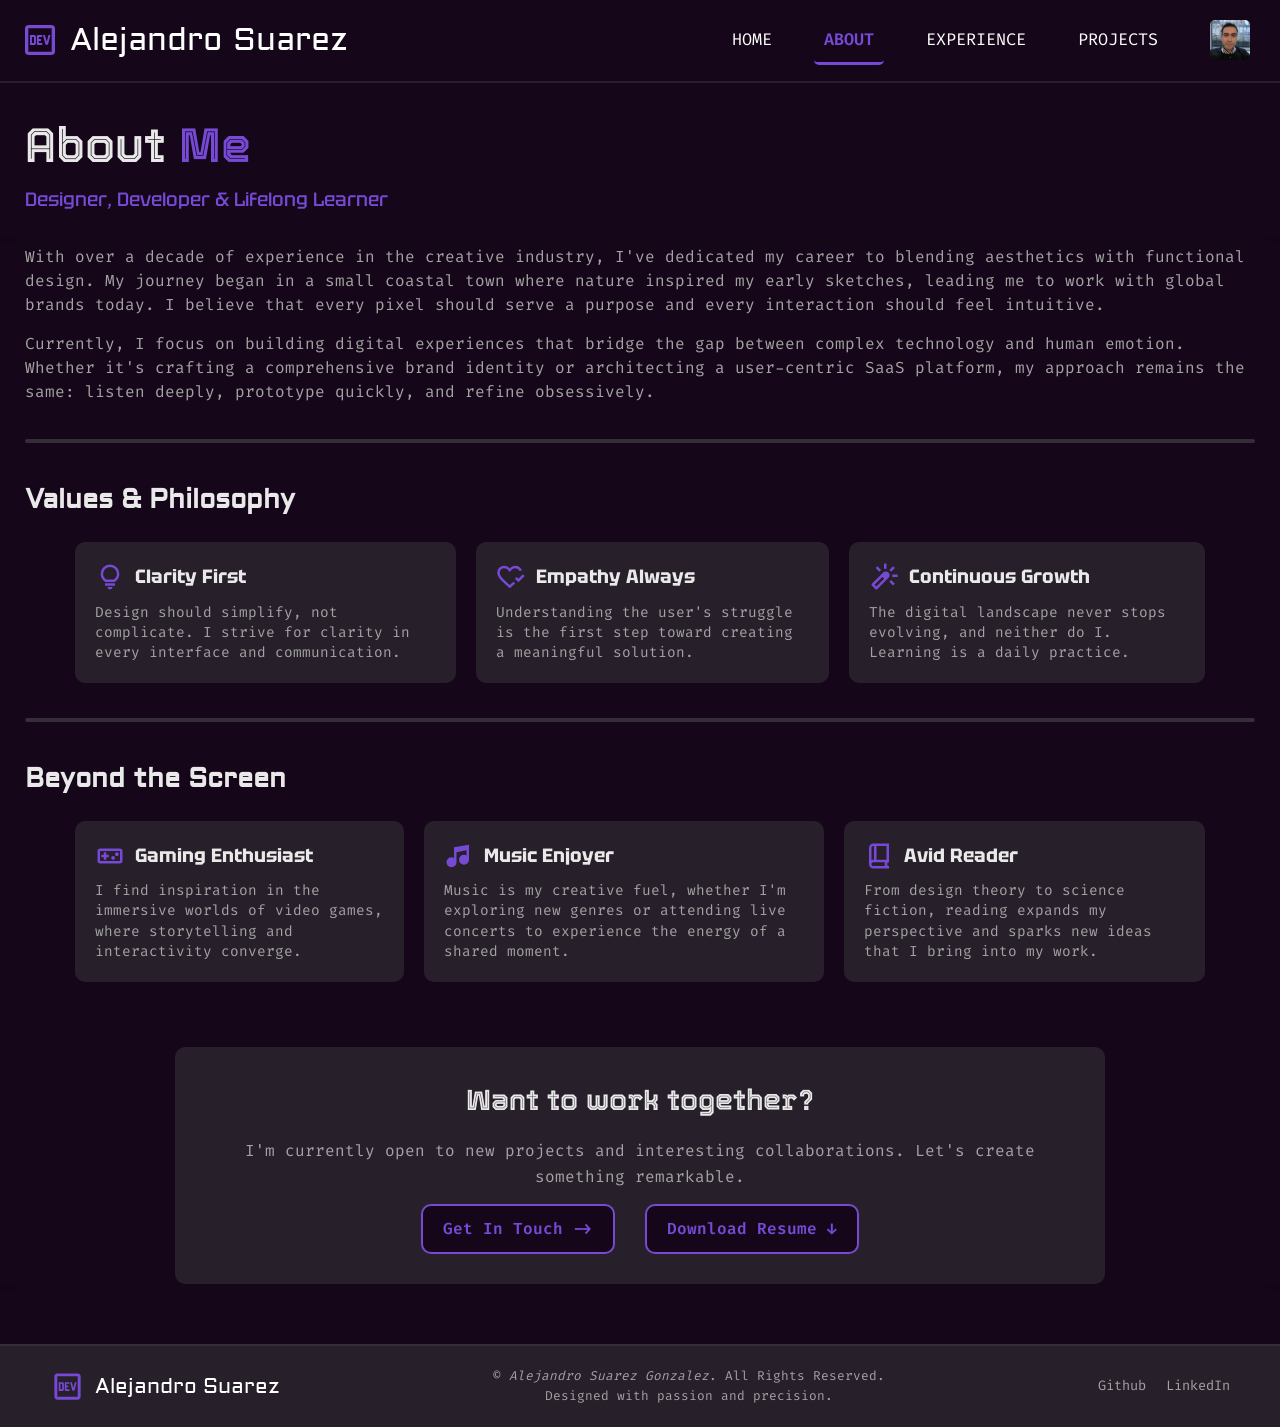
<file: src/pages/about.html>
<!doctype html>
<html lang="en">
  <head>
    <meta charset="UTF-8" />
    <meta name="viewport" content="width=device-width, initial-scale=1.0" />
    <title>About Me</title>
    <link rel="stylesheet" href="../css/index.css" />
    <link rel="stylesheet" href="../css/components/navbar.css" />
    <link rel="stylesheet" href="../css/components/footer.css" />
    <link rel="stylesheet" href="../css/pages/about.css" />
    <link rel="icon" href="../images/icons/user-icon.svg" type="image/svg" />
  </head>
  <body>
    <nav class="navbar">
      <div class="icon">
        <img src="../images/icons/logo_dev.svg" alt="Icon" />
        <h3>Alejandro Suarez</h3>
      </div>
      <div class="buttons">
        <a href="../index.html">HOME</a>
        <a href="#" class="active">ABOUT</a>
        <a href="experience.html">EXPERIENCE</a>
        <a href="projects.html">PROJECTS</a>
        <a
          class="profile-icon"
          href="https://www.linkedin.com/in/alejandrosuarezgonzalez/"
          target="_blank"
          ><img src="../images/portraits/me.jpg" alt="Icon"
        /></a>
      </div>
      <img class="menu-hamburger" src="../images/icons/menu.svg" alt="" />
    </nav>
    <header>
      <h1>About <span>Me</span></h1>
      <p>Designer, Developer & Lifelong Learner</p>
    </header>
    <main>
      <p class="about-p">
        With over a decade of experience in the creative industry, I've
        dedicated my career to blending aesthetics with functional design. My
        journey began in a small coastal town where nature inspired my early
        sketches, leading me to work with global brands today. I believe that
        every pixel should serve a purpose and every interaction should feel
        intuitive.
      </p>
      <p class="about-p">
        Currently, I focus on building digital experiences that bridge the gap
        between complex technology and human emotion. Whether it's crafting a
        comprehensive brand identity or architecting a user-centric SaaS
        platform, my approach remains the same: listen deeply, prototype
        quickly, and refine obsessively.
      </p>
      <hr />
      <section class="values">
        <h2>Values & Philosophy</h2>
        <div class="values-container">
          <div class="value-item">
            <h3>
              <img src="../images/icons/bulb-icon.svg" alt="Lightbulb Icon" />
              Clarity First
            </h3>
            <p>
              Design should simplify, not complicate. I strive for clarity in
              every interface and communication.
            </p>
          </div>
          <div class="value-item">
            <h3>
              <img src="../images/icons/heart-icon.svg" alt="Heart Icon" />
              Empathy Always
            </h3>
            <p>
              Understanding the user's struggle is the first step toward
              creating a meaningful solution.
            </p>
          </div>
          <div class="value-item">
            <h3>
              <img src="../images/icons/wand-icon.svg" alt="Magic Wand Icon" />
              Continuous Growth
            </h3>
            <p>
              The digital landscape never stops evolving, and neither do I.
              Learning is a daily practice.
            </p>
          </div>
        </div>
      </section>
      <hr />
      <section class="hobbies">
        <h2>Beyond the Screen</h2>
        <!--? For next iterations <div class="images"></div> -->
        <div class="hobbies-container">
          <div class="hobbie">
            <h3>
              <img
                src="../images/icons/videogame-icon.svg"
                alt="Videogame icon"
              />Gaming Enthusiast
            </h3>
            <p>
              I find inspiration in the immersive worlds of video games, where
              storytelling and interactivity converge.
            </p>
          </div>
          <div class="hobbie">
            <h3>
              <img src="../images/icons/music-icon.svg" alt="Music icon" />Music
              Enjoyer
            </h3>
            <p>
              Music is my creative fuel, whether I'm exploring new genres or
              attending live concerts to experience the energy of a shared
              moment.
            </p>
          </div>
          <div class="hobbie">
            <h3>
              <img src="../images/icons/book-icon.svg" alt="Book icon" />Avid
              Reader
            </h3>
            <p>
              From design theory to science fiction, reading expands my
              perspective and sparks new ideas that I bring into my work.
            </p>
          </div>
        </div>
      </section>
      <section class="get-in-touch">
        <h2>Want to work together?</h2>
        <p>
          I'm currently open to new projects and interesting collaborations.
          Let's create something remarkable.
        </p>
        <div class="get-in-touch-buttons">
          <a cla href="https://www.linkedin.com/in/alejandrosuarezgonzalez/"
            >Get In Touch -></a
          >
          <a href="../assets/Alejandro_Suarez.pdf" target="_blank">Download Resume ↓</a>
        </div>
      </section>
    </main>
    <footer>
      <div class="icon">
        <img src="../images/icons/logo_dev.svg" alt="Icon" />
        <h3>Alejandro Suarez</h3>
      </div>
      <p class="copyright">
        &copy; <em>Alejandro Suarez Gonzalez</em>. All Rights Reserved. <br />
        Designed with passion and precision.
      </p>
      <div class="footer-links">
        <a href="https://github.com/ASuarez18">Github</a>
        <a href="https://www.linkedin.com/in/alejandrosuarezgonzalez/"
          >LinkedIn</a
        >
      </div>
    </footer>
  </body>
</html>
</file>
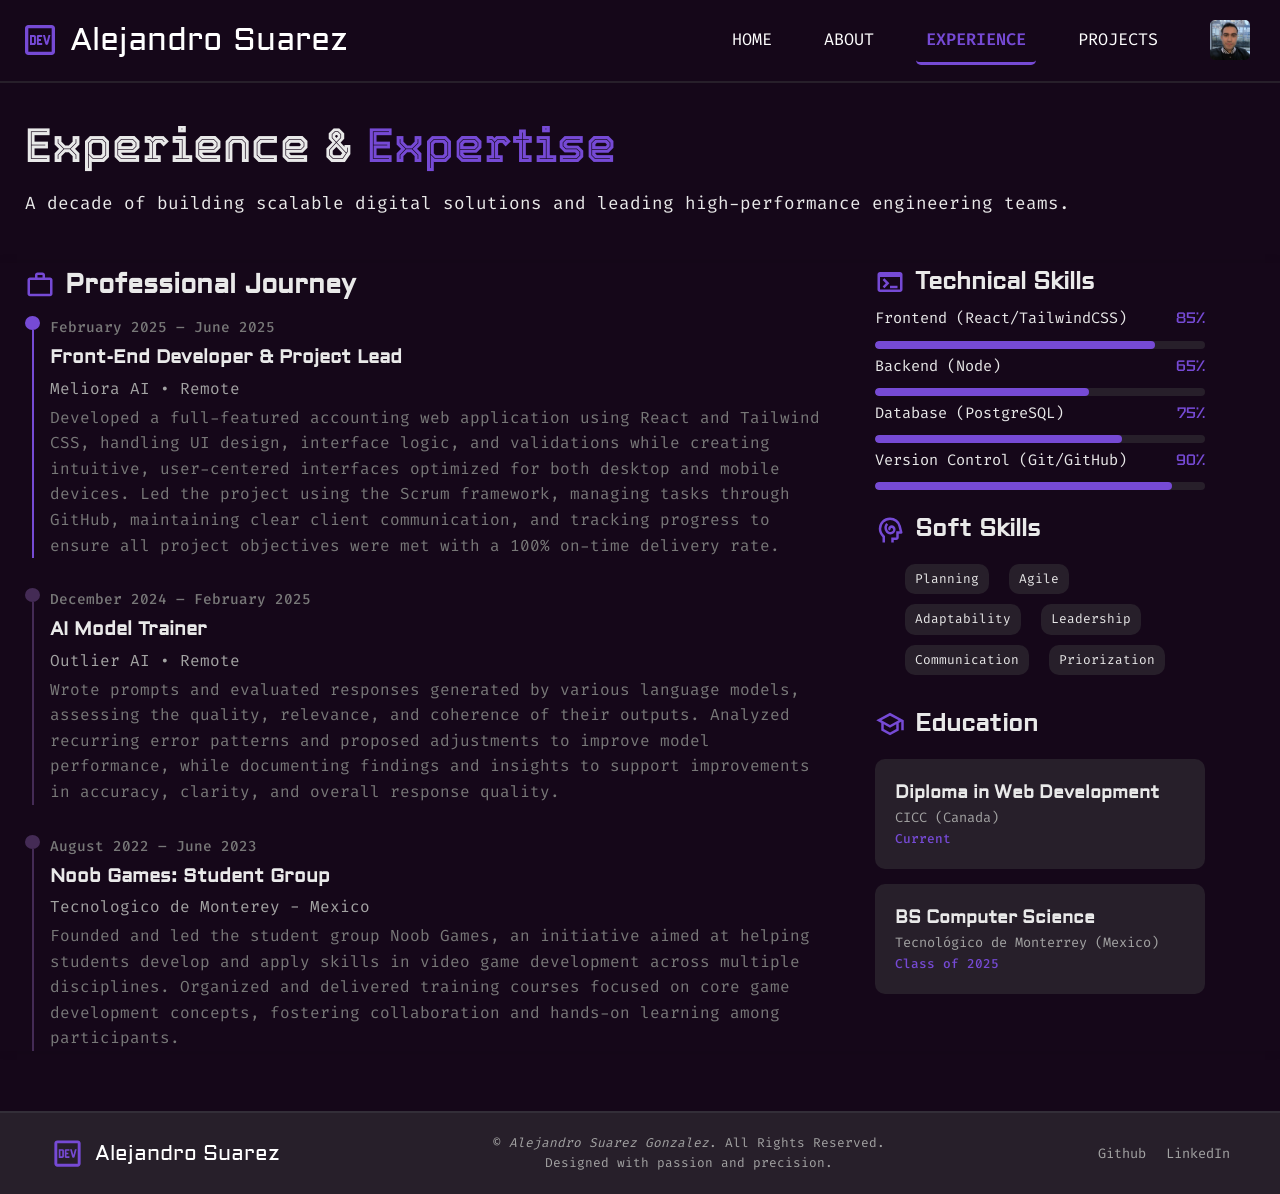
<file: src/pages/experience.html>
<!doctype html>
<html lang="en">
  <head>
    <meta charset="UTF-8" />
    <meta name="viewport" content="width=device-width, initial-scale=1.0" />
    <link rel="stylesheet" href="../css/index.css" />
    <link rel="stylesheet" href="../css/components/navbar.css" />
    <link rel="stylesheet" href="../css/components/footer.css" />
    <link rel="stylesheet" href="../css/pages/experience.css" />
    <link
      rel="icon"
      href="../images/icons/suitcase-icon.svg"
      type="image/svg+xml"
    />
    <title>Experience & Skills</title>
  </head>
  <body>
    <nav class="navbar">
      <div class="icon">
        <img src="../images/icons/logo_dev.svg" alt="Icon" />
        <h3>Alejandro Suarez</h3>
      </div>
      <div class="buttons">
        <a href="../index.html">HOME</a>
        <a href="about.html">ABOUT</a>
        <a href="#" class="active">EXPERIENCE</a>
        <a href="projects.html">PROJECTS</a>
        <a
          class="profile-icon"
          href="https://www.linkedin.com/in/alejandrosuarezgonzalez/"
          target="_blank"
          ><img src="../images/portraits/me.jpg" alt="Icon"
        /></a>
      </div>
      <img class="menu-hamburger" src="../images/icons/menu.svg" alt="" />
    </nav>
    <header>
      <h1>Experience & <span>Expertise</span></h1>
      <p>
        A decade of building scalable digital solutions and leading
        high-performance engineering teams.
      </p>
    </header>
    <main>
      <div class="professional-journey">
        <h2>
          <img
            src="../images/icons/suitcase-icon.svg"
            alt="suitcase icon"
          />Professional Journey
        </h2>
        <div class="experience">
          <div class="experience-item">
            <div class="time-line">
              <div class="circle current"></div>
              <div class="line current"></div>
            </div>
            <div class="experience-data">
              <p class="dates">February 2025 – June 2025</p>
              <h3 class="job-position">Front-End Developer & Project Lead</h3>
              <h4 class="company">Meliora AI • Remote</h4>
              <p class="job-description">
                Developed a full-featured accounting web application using React
                and Tailwind CSS, handling UI design, interface logic, and
                validations while creating intuitive, user-centered interfaces
                optimized for both desktop and mobile devices. Led the project
                using the Scrum framework, managing tasks through GitHub,
                maintaining clear client communication, and tracking progress to
                ensure all project objectives were met with a 100% on-time
                delivery rate.
              </p>
            </div>
          </div>
          <div class="experience-item">
            <div class="time-line">
              <div class="circle"></div>
              <div class="line"></div>
            </div>
            <div class="experience-data">
              <p class="dates">December 2024 – February 2025</p>
              <h3 class="job-position">AI Model Trainer</h3>
              <h4 class="company">Outlier AI • Remote</h4>
              <p class="job-description">
                Wrote prompts and evaluated responses generated by various
                language models, assessing the quality, relevance, and coherence
                of their outputs. Analyzed recurring error patterns and proposed
                adjustments to improve model performance, while documenting
                findings and insights to support improvements in accuracy,
                clarity, and overall response quality.
              </p>
            </div>
          </div>
          <div class="experience-item">
            <div class="time-line">
              <div class="circle"></div>
              <div class="line"></div>
            </div>
            <div class="experience-data">
              <p class="dates">August 2022 – June 2023</p>
              <h3 class="job-position">Noob Games: Student Group</h3>
              <h4 class="company">Tecnologico de Monterey - Mexico</h4>
              <p class="job-description">
                Founded and led the student group Noob Games, an initiative
                aimed at helping students develop and apply skills in video game
                development across multiple disciplines. Organized and delivered
                training courses focused on core game development concepts,
                fostering collaboration and hands-on learning among
                participants.
              </p>
            </div>
          </div>
        </div>
      </div>
      <div class="skills-education">
        <div class="technical-skills">
          <h2 class="skills-headline">
            <img
              src="../images/icons/terminal-icon.svg"
              alt="Terminal icon"
            />Technical Skills
          </h2>
          <div class="tech-skill-item">
            <div class="tech-skill-data">
              <p>Frontend (React/TailwindCSS)</p>
              <p class="percentage">85%</p>
            </div>
            <div class="progress-bar">
              <div class="progress" style="width: 85%"></div>
            </div>
          </div>
          <div class="tech-skill-item">
            <div class="tech-skill-data">
              <p>Backend (Node)</p>
              <p class="percentage">65%</p>
            </div>
            <div class="progress-bar">
              <div class="progress" style="width: 65%"></div>
            </div>
          </div>
          <div class="tech-skill-item">
            <div class="tech-skill-data">
              <p>Database (PostgreSQL)</p>
              <p class="percentage">75%</p>
            </div>
            <div class="progress-bar">
              <div class="progress" style="width: 75%"></div>
            </div>
          </div>
          <div class="tech-skill-item">
            <div class="tech-skill-data">
              <p>Version Control (Git/GitHub)</p>
              <p class="percentage">90%</p>
            </div>
            <div class="progress-bar">
              <div class="progress" style="width: 90%"></div>
            </div>
          </div>
        </div>
        <div class="soft-skills">
          <h2 class="skills-headline">
            <img
              src="../images/icons/cognition-icon.svg"
              alt="Cognition icon"
            />Soft Skills
          </h2>
          <ul class="skills-list">
            <li>Planning</li>
            <li>Agile</li>
            <li>Adaptability</li>
            <li>Leadership</li>
            <!-- <li>Active Listening</li> -->
            <!-- <li>Critical Thinking</li> -->
            <li>Communication</li>
            <li>Priorization</li>
            <!-- <li>Time Management</li>
            <li>Problem Solving</li> -->
          </ul>
        </div>
        <div class="education">
          <h2 class="skills-headline">
            <img
              src="../images/icons/school-icon.svg"
              alt="School icon"
            />Education
          </h2>
          <div class="education-item">
            <h3 class="degree">Diploma in Web Development</h3>
            <h4 class="institution">CICC (Canada)</h4>
            <p class="generation">Current</p>
          </div>
          <div class="education-item">
            <h3 class="degree">BS Computer Science</h3>
            <h4 class="institution">Tecnológico de Monterrey (Mexico)</h4>
            <p class="generation">Class of 2025</p>
          </div>
        </div>
      </div>
    </main>
    <footer>
      <div class="icon">
        <img src="../images/icons/logo_dev.svg" alt="Icon" />
        <h3>Alejandro Suarez</h3>
      </div>
      <p class="copyright">
        &copy; <em>Alejandro Suarez Gonzalez</em>. All Rights Reserved. <br />
        Designed with passion and precision.
      </p>
      <div class="footer-links">
        <a href="https://github.com/ASuarez18">Github</a>
        <a href="https://www.linkedin.com/in/alejandrosuarezgonzalez/"
          >LinkedIn</a
        >
      </div>
    </footer>
  </body>
</html>
</file>
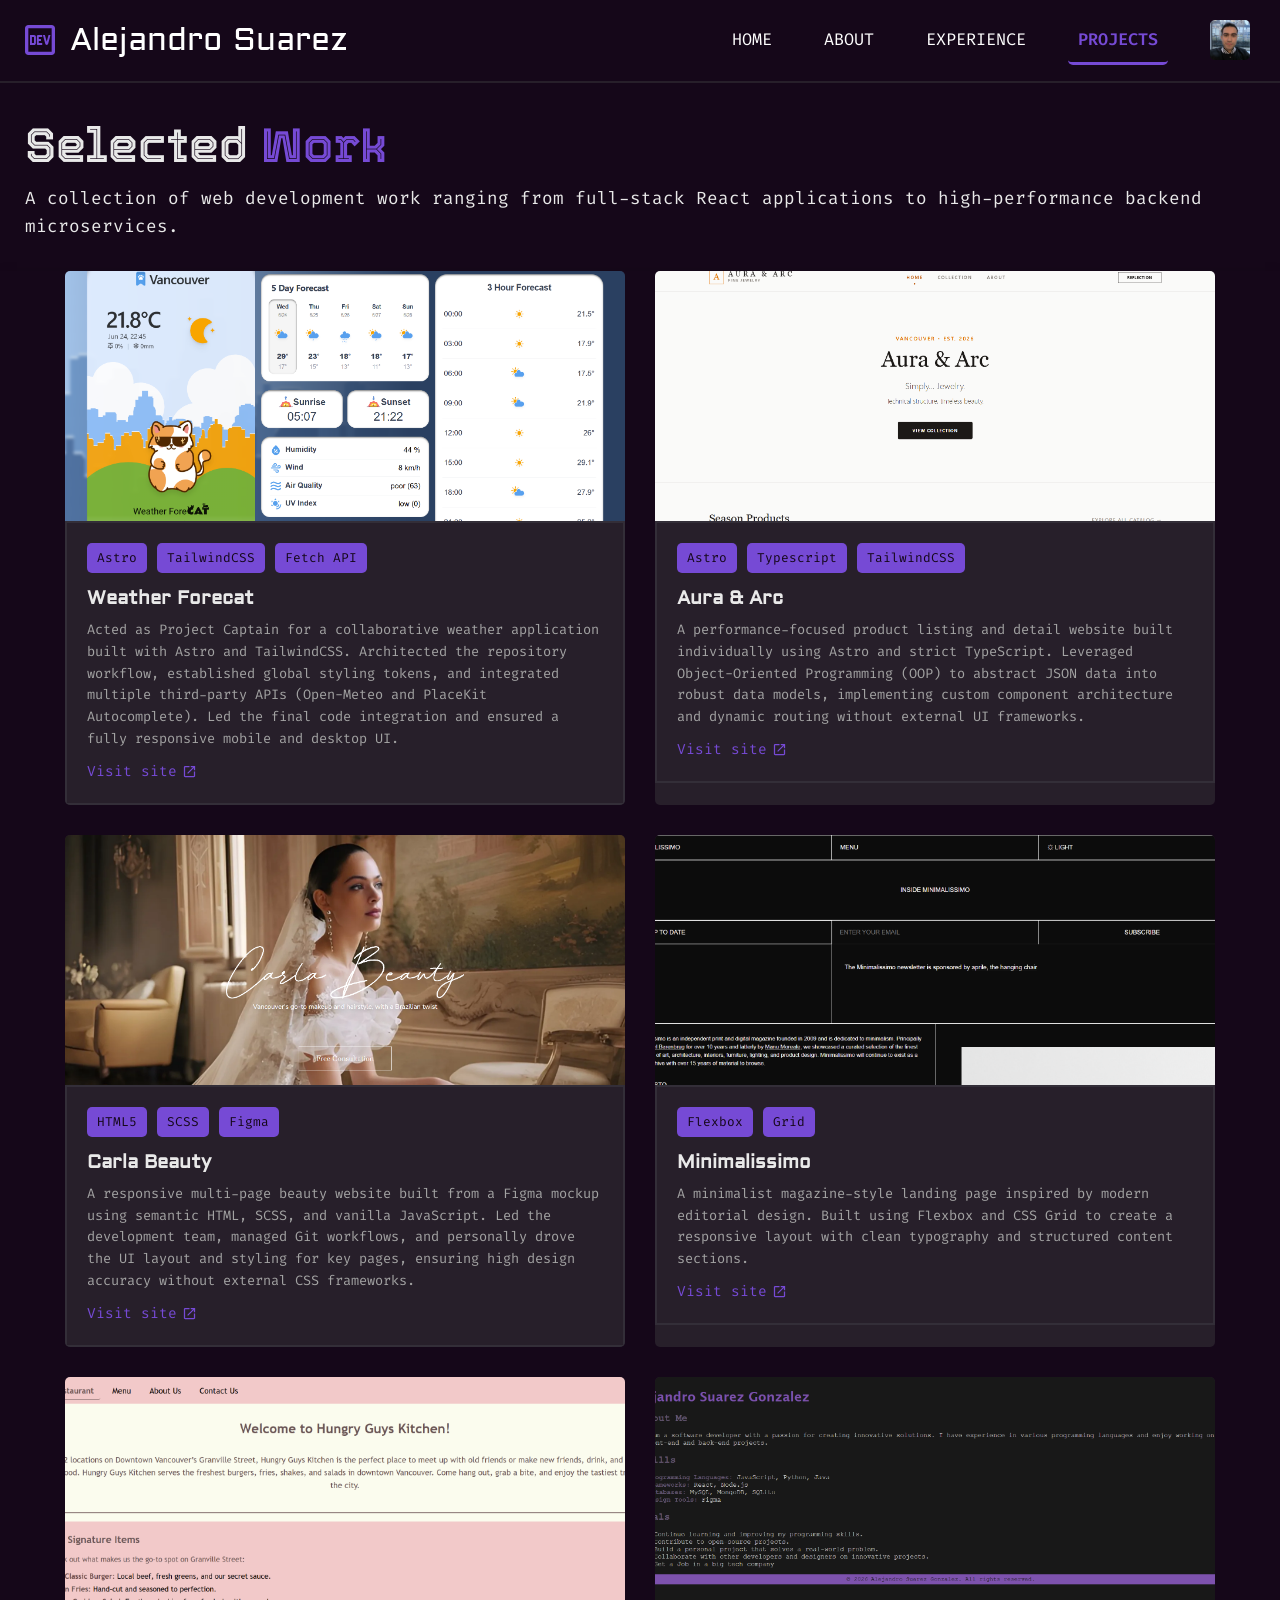
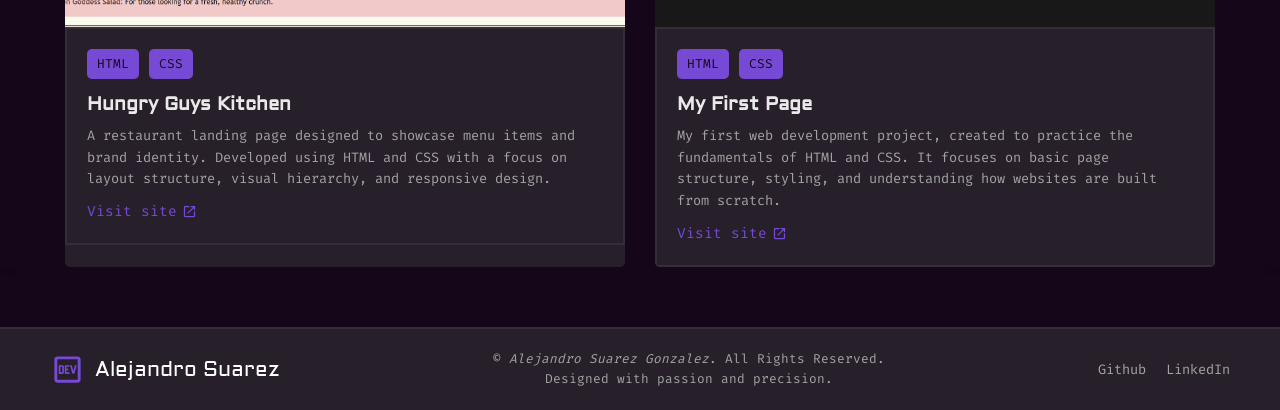
<file: src/pages/projects.html>
<!doctype html>
<html lang="en">
  <head>
    <meta charset="UTF-8" />
    <meta name="viewport" content="width=device-width, initial-scale=1.0" />
    <title>Featured Projects</title>
    <link rel="stylesheet" href="../css/index.css" />
    <link rel="stylesheet" href="../css/components/navbar.css" />
    <link rel="stylesheet" href="../css/components/footer.css" />
    <link rel="stylesheet" href="../css/pages/projects.css" />
    <link
      rel="icon"
      href="../images/icons/folder-icon.svg"
      type="image/svg+xml"
    />
    <link
      rel="icon"
      href="../images/icons/projects-icon.svg"
      type="image/svg"
    />
  </head>
  <body>
    <nav class="navbar">
      <div class="icon">
        <img src="../images/icons/logo_dev.svg" alt="Icon" />
        <h3>Alejandro Suarez</h3>
      </div>
      <div class="buttons">
        <a href="../index.html">HOME</a>
        <a href="about.html">ABOUT</a>
        <a href="experience.html">EXPERIENCE</a>
        <a href="#" class="active">PROJECTS</a>
        <a
          class="profile-icon"
          href="https://www.linkedin.com/in/alejandrosuarezgonzalez"
          target="_blank"
          ><img src="../images/portraits/me.jpg" alt="Icon"
        /></a>
      </div>
      <img class="menu-hamburger" src="../images/icons/menu.svg" alt="" />
    </nav>
    <header>
      <h1>Selected <span>Work</span></h1>
      <p>
        A collection of web development work ranging from full-stack React
        applications to high-performance backend microservices.
      </p>
    </header>
    <main>
      <!-- <div class="filter-tech">
          <button class="filter-btn active">All</button>
          <button class="filter-btn">React</button>
          <button class="filter-btn">Tailwind CSS</button>
          <button class="filter-btn">Node.js</button>
          <button class="filter-btn">SQL</button>
        </div> -->
      <div class="project-container">
        <div class="project-card">
          <img
            src="../images/media/weather-forecat.png"
            alt="first highlighted Project"
            class="showcase-img"
          />
          <div class="project-content">
            <ul class="project-keys">
              <li>Astro</li>
              <li>TailwindCSS</li>
              <li>Fetch API</li>
            </ul>
            <h4>Weather Forecat</h4>
            <p>
              Acted as Project Captain for a collaborative weather application
              built with Astro and TailwindCSS. Architected the repository workflow,
              established global styling tokens, and integrated multiple
              third-party APIs (Open-Meteo and PlaceKit Autocomplete). Led the
              final code integration and ensured a fully responsive mobile and
              desktop UI.
            </p>
            <a href="https://weather-forecats.netlify.app/" target="_blank"
              >Visit site <img src="../images/icons/open-in-new.svg" alt=""
            /></a>
          </div>
        </div>
        <div class="project-card">
          <img
            src="../images/media/aura-arc.png"
            alt="first highlighted Project"
            class="showcase-img"
          />
          <div class="project-content">
            <ul class="project-keys">
              <li>Astro</li>
              <li>Typescript</li>
              <li>TailwindCSS</li>
            </ul>
            <h4>Aura & Arc</h4>
            <p>
              A performance-focused product listing and detail website built
              individually using Astro and strict TypeScript. Leveraged
              Object-Oriented Programming (OOP) to abstract JSON data into
              robust data models, implementing custom component architecture and
              dynamic routing without external UI frameworks.
            </p>
            <a href="https://aura-arc.netlify.app/" target="_blank"
              >Visit site <img src="../images/icons/open-in-new.svg" alt=""
            /></a>
          </div>
        </div>
        <div class="project-card">
          <img
            src="../images/media/carla-beauty.png"
            alt="first highlighted Project"
            class="showcase-img"
          />
          <div class="project-content">
            <ul class="project-keys">
              <li>HTML5</li>
              <li>SCSS</li>
              <li>Figma</li>
            </ul>
            <h4>Carla Beauty</h4>
            <p>
              A responsive multi-page beauty website built from a Figma mockup
              using semantic HTML, SCSS, and vanilla JavaScript. Led the
              development team, managed Git workflows, and personally drove the
              UI layout and styling for key pages, ensuring high design accuracy
              without external CSS frameworks.
            </p>
            <a href="https://hello-beauty.netlify.app/" target="_blank"
              >Visit site <img src="../images/icons/open-in-new.svg" alt=""
            /></a>
          </div>
        </div>
        <div class="project-card">
          <img
            src="../images/media/minimalissimo.png"
            alt="first highlighted Project"
            class="showcase-img"
          />
          <div class="project-content">
            <ul class="project-keys">
              <li>Flexbox</li>
              <li>Grid</li>
            </ul>
            <h4>Minimalissimo</h4>
            <p>
              A minimalist magazine-style landing page inspired by modern
              editorial design. Built using Flexbox and CSS Grid to create a
              responsive layout with clean typography and structured content
              sections.
            </p>
            <a href="https://minimalissimo.netlify.app/" target="_blank"
              >Visit site <img src="../images/icons/open-in-new.svg" alt=""
            /></a>
          </div>
        </div>
        <div class="project-card">
          <img
            src="../images/media/hungry-guys-kitchen.png"
            alt="second highlighted Project"
            class="showcase-img"
          />
          <div class="project-content">
            <ul class="project-keys">
              <li>HTML</li>
              <li>CSS</li>
            </ul>
            <h4>Hungry Guys Kitchen</h4>
            <p>
              A restaurant landing page designed to showcase menu items and
              brand identity. Developed using HTML and CSS with a focus on
              layout structure, visual hierarchy, and responsive design.
            </p>
            <a href="https://hungry-guys-kitchen.netlify.app/" target="_blank"
              >Visit site <img src="../images/icons/open-in-new.svg" alt=""
            /></a>
          </div>
        </div>
        <div class="project-card">
          <img
            src="../images/media/my-first-page.png"
            alt="second highlighted Project"
            class="showcase-img"
          />
          <div class="project-content">
            <ul class="project-keys">
              <li>HTML</li>
              <li>CSS</li>
            </ul>
            <h4>My First Page</h4>
            <p>
              My first web development project, created to practice the
              fundamentals of HTML and CSS. It focuses on basic page structure,
              styling, and understanding how websites are built from scratch.
            </p>
            <a href="https://alejandro-first-page.netlify.app/" target="_blank"
              >Visit site <img src="../images/icons/open-in-new.svg" alt=""
            /></a>
          </div>
        </div>
      </div>
    </main>
    <footer>
      <div class="icon">
        <img src="../images/icons/logo_dev.svg" alt="Icon" />
        <h3>Alejandro Suarez</h3>
      </div>
      <p class="copyright">
        &copy; <em>Alejandro Suarez Gonzalez</em>. All Rights Reserved. <br />
        Designed with passion and precision.
      </p>
      <div class="footer-links">
        <a href="https://github.com/ASuarez18">Github</a>
        <a href="https://www.linkedin.com/in/alejandrosuarezgonzalez/"
          >LinkedIn</a
        >
      </div>
    </footer>
  </body>
</html>
</file>
<file: src/css/index.css>
@import url('https://fonts.googleapis.com/css2?family=Aldrich&family=Fira+Code:wght@300..700&family=Tektur:wght@400..900&family=Tourney:ital,wght@0,100..900;1,100..900&display=swap');
@import 'utilities.css';

*, *::before, *::after {
  margin: 0;
  padding: 0;
  box-sizing: border-box;
}

:root {
  --background-color: #150719;
  --primary-color: #764ad5;
  --secondary-color: #271f2a;
  --tertiary-color: #442b55;
  --border-color: #332e38;
  --text-color: #e9e9e9;
  --text-color-secondary: #a3a3a3;
  --text-color-tertiary: #787878;
  --font-primary: "Aldrich", Helvetica, Arial, sans-serif;
  --font-impact: "Tourney", Helvetica, Arial, sans-serif;
  --font-secondary: "Fira Code", Helvetica, Arial, sans-serif;
  --font-tertiary: "Tektur", Helvetica, Arial, sans-serif;
  --text-size: 15px;
  --text-small: calc(var(--text-size) * 0.90);
  --text-weight: 200;
  --border-section: 2px solid var(--secondary-color);
  --border-debug: 1px solid turquoise;
}


body {
  font-family: Arial, sans-serif;
  background-color: var(--background-color);
  line-height: 1.6;
  color: var(--text-color);
  display: flex;
  flex-direction: column;
}


main {
  margin-top: 20px;
  padding: 20px;
  box-shadow: 0 0 10px rgba(0, 0, 0, 0.1);
  }
  main h1 {
    margin-bottom: 20px;
    font-size: 24px;
    color: #333;
  }
  main p {
    font-size: 16px;
    color: #555;
  }
  
  @media (max-width: 600px) {
    main {
      padding: 10px;
    }
    main h1 {
      font-size: 20px;
    }
    main p {
      font-size: 14px;
    }
  }

  hr {
    border: none;
    border-top: 4px solid var(--border-color);
    border-radius: 5px;
    /* margin: 40px 0; */
  }
</file>
<file: src/css/components/navbar.css>
.navbar {
  display: flex;
  justify-content: space-between;
  position: sticky;
  top: 0;
  z-index: 1000;
  color: var(text-color);
  padding: 10px 20px;
  flex-wrap: wrap;
  border-bottom: var(--border-section);
  background-color: var(--background-color);
}

.navbar .icon img {
  height: 40px;
  width: 40px;
  /* filter: invert(100%); */
}

.navbar .icon {
  font-size: 20px;
  color: #fff;
  text-align: start;
  display: flex;
  align-items: center;
}

.navbar .icon h3 {
  margin-left: 10px;
  vertical-align: middle;
  color: #fff;
  font-family: var(--font-primary);
  font-weight: 500;
  font-size: 2rem;
}

.navbar .buttons {
  display: flex;
  justify-content: flex-end;
  align-items: center;
}

.navbar .buttons a {
  background: none;
  text-decoration: none;
  font-family: var(--font-secondary);
  border: none;
  color: #fff;
  margin-right: 2rem;
  padding: 10px;
  cursor: pointer;
  font-size: 1.05rem;
  border-bottom: 3px solid transparent;
  transition: all 0.3s ease;
}

.navbar .buttons a:hover {
  color: var(--secondary-color);
  border-bottom: 3px solid var(--secondary-color);
  border-radius: 5px;
  background-color: var(--primary-color);
  font-weight: 500;
}
.navbar .buttons a:hover:last-child {
  border-bottom: transparent;
  border-radius: 0 !important;
  background-color: transparent;
  font-weight: 500;
}

.navbar .buttons a.active {
  color: var(--primary-color);
  border-bottom: 3px solid var(--primary-color);
  border-radius: 5px;
  font-weight: 600;
}

.navbar .buttons a.active:hover {
  color: var(--primary-color);
  border-bottom: 3px solid var(--primary-color);
  border-radius: 5px;
  background-color: var(--background-color);
  font-weight: 600;
  cursor: default;
}

.navbar .buttons .profile-icon {
  margin-right: 0;
  margin-bottom: 0;
  padding-bottom: 0;
}
.navbar .buttons .profile-icon img {
  height: 40px;       
  width: 40px;        
  object-fit: cover;  
  border-radius: 5px;
  transition: all 0.3s ease;
}
.navbar .buttons .profile-icon img:hover {
  border-radius: 50px;
  outline: 3px solid var(--primary-color);
}
.navbar .buttons .profile-icon:hover {
  margin-right: 0;
  border-radius: 50%;
}

.menu-hamburger {
  display: none;
  align-self: center;
  cursor: pointer;
  height: 40px;
  width: 40px;
  transition: all 0.3s ease;
}
.menu-hamburger:hover {
  transform: scale(120%);
  filter: invert(40%);
}


@media (max-width: 950px) {
  .navbar {
    display: flex;
    justify-content: space-between;
    flex-direction: row;
  }
  .navbar .buttons {
    display: none;
  }
  .menu-hamburger {
    display: flex;
  }
}


@media (max-width: 600px) {
  .navbar .icon h3 {
    margin-left: 10px;  
    color: #fff;
    font-family: var(--font-primary);
    font-weight: 500;
    font-size: 1.5rem;
  }
  .navbar .icon img {
    height: 30px;
    width: 30px;
  }
}
</file>
<file: src/css/components/footer.css>
/* > Footer */

footer {
  background-color: var(--secondary-color);
  width: 100%;
  padding: 20px 50px;
  display: flex;
  flex-direction: row;
  justify-content: space-between;
  align-items: center;
  border-top: 2px solid var(--border-color);
}

footer .icon img {
  height: 35px;
  width: 35px;
}

footer .icon {
  font-size: 20px;
  color: #fff;
  text-align: start;
  display: flex;
  align-items: center;
}

footer .icon h3 {
  margin-left: 10px;
  vertical-align: middle;
  color: #fff;
  font-family: var(--font-primary);
  font-weight: 500;
  font-size: 1.3rem;
}

footer .copyright {
  font-family: var(--font-secondary);
  font-size: 0.8rem;
  text-align: center;
  color: var(--text-color-secondary);
}

footer .footer-links {
  display: flex;
  gap: 20px;
}

.footer-links a {
  font-family: var(--font-secondary);
  font-size: 0.85rem;
  text-decoration: none;
  color: var(--text-color-secondary);
  cursor: pointer;
  transition: all 0.3s ease;
}

.footer-links a:hover {
  color: var(--primary-color);
  font-weight: 500;
}

@media (max-width: 1020px) {
  footer {
    /* flex-direction: column; */
    text-align: center;
    padding: 20px;
  }

  footer .copyright {
    text-align: end;
  }

  footer .footer-links {
    display: none;
    justify-content: center;
    margin-top: 10px;
  }
}

@media (max-width: 700px) {
  footer {
    flex-direction: column;
    text-align: center;
    padding: 20px;
  }

  footer .copyright {
    text-align: center;
  }

  footer .footer-links {
    display: none;
    justify-content: center;
    margin-top: 10px;
  }

  footer br {
    display: none;
  }
}
</file>
<file: src/css/pages/about.css>
header {
  padding: 25px 25px 10px 25px;
}
h1 {
    font-family: var(--font-impact);
    font-size: 3rem;
    color: var(--text-color);
  }
h1 span {
  color: var(--primary-color);
}
header p {
  font-family: var(--font-tertiary);
  font-size: 1.2rem;
  font-weight: 500;
  color: var(--primary-color);
}

main {
  display: flex;
  flex-direction: column;
  padding: 0 25px;
  gap: 15px;
  margin-bottom: 60px;
}

main .about-p {
  font-family: var(--font-secondary);
  font-size: 1rem;
  color: var(--text-color-secondary);
  line-height: 1.5;
}

hr {
  margin: 20px 0;
}

/* > Values and hobbies sections */
section.values,
section.hobbies {
  display: flex;
  flex-direction: column;
}

section.values, section.hobbies {
  gap: 20px;
}

.hobbies {
  gap: 5px;
}

section.values h2,
.hobbies h2 {
  font-family: var(--font-primary);
  font-size: 1.7rem;
  color: var(--text-color);
}

.values .values-container,
.hobbies .hobbies-container {
  display: flex;
  flex-direction: row;
  justify-content: space-between;
  align-items: center;
  gap: 20px;
  padding: 0 50px;
}

.values-container .value-item,
.hobbies-container .hobbie {
  background-color: var(--secondary-color);
  padding: 20px;
  border-radius: 10px;
  display: flex;
  flex-direction: column;
  justify-content: start;
  gap: 10px;
  transition: all 0.3s ease;
}

.values-container .value-item:hover,
.hobbies-container .hobbie:hover {
  outline: 2px solid var(--primary-color);
  background-color: var(--background-color);
  box-shadow: 0 4px 10px var(--primary-color);
  transform: translateY(-5px)
}

.value-item h3,
.hobbie h3 {
  font-family: var(--font-tertiary);
  font-size: 1.2rem;
  color: var(--text-color);
  display: flex;
  align-items: center;
  gap: 10px;
}

.value-item img,
.hobbie img {
  width: 30px;
  height: 30px;
  object-fit: contain;
}

.value-item p,
.hobbie p {
  font-family: var(--font-secondary);
  font-size: 0.9rem;
  color: var(--text-color-secondary);
  line-height: 1.4;
}

/* > Get in touch section */
section.get-in-touch {
  display: flex;
  text-align: center;
  flex-direction: column;
  align-items: center;
  margin: 50px 150px 0 150px;
  border-radius: 10px;
  background-color: var(--secondary-color);
  padding: 30px;
  gap: 15px;
  /* transition: all 0.3s ease; */
}


section.get-in-touch h2 {
  font-family: var(--font-impact);
  font-size: 1.8rem;
  color: var(--text-color);
}

section.get-in-touch p {
  font-family: var(--font-secondary);
  font-size: 1rem;
  color: var(--text-color-secondary);
}

section .get-in-touch-buttons {
  display: flex;
  gap: 30px;
  justify-content: center;
}

section.get-in-touch a {
  font-family: var(--font-tertiary);
  font-weight: 600;
  font-size: 1rem;
  background-color:  var(--background-color);
  border: 2px solid var(--primary-color);
  padding: 10px 20px;
  border-radius: 10px;
  font-family: var(--font-secondary);
  color: var(--primary-color);
  text-decoration: none;
  animation: pulse 2s infinite;
  transition: all 0.3s ease;
}

@keyframes pulse {
  0% {
    box-shadow: 0 0 0 0 rgba(118, 74, 213, 0.7);
  }
  70% {
    box-shadow: 0 0 0 10px rgba(118, 74, 213, 0);
  }
  100% {
    box-shadow: 0 0 0 0 rgba(118, 74, 213, 0);
  }
}

section.get-in-touch a:hover {
  color: var(--text-color);
  transform: scale(110%);
}

@media (max-width: 1000px) {
  section.values .values-container, section.hobbies .hobbies-container {
    flex-direction: column;
    padding: 0 20px;
  }

  h1, h2, header h3, header p, .about-p {
    text-align: center;
  }
  
  section.get-in-touch {
    margin: 30px 20px 0 20px;
  }
}

@media (max-width: 600px) {
  section .get-in-touch-buttons {
    flex-direction: column;
    gap: 20px;
  }
}
</file>
<file: src/css/pages/experience.css>
header {
  padding: 25px;
}
h1 {
    font-family: var(--font-impact);
    font-size: 3rem;
    color: var(--text-color);
  }
h1 span {
  color: var(--primary-color);
}
header p {
  font-family: var(--font-secondary);
  font-size: 1.1rem;
  color: var(--text-color);
  margin-top: 5px;
}

main {
  display: flex;
  flex-direction: row;
  padding: 0 25px;
  justify-content: space-between;
  margin-bottom: 60px;
}

/* > Professional Journey */
.professional-journey{
  display: flex;
  flex-direction: column;
  width: 65%;
}

.professional-journey h2 {
  font-family: var(--font-primary);
  font-size: 1.7rem;
  color: var(--text-color);
  display: flex;
  align-items: center;
  gap: 10px;
  margin-bottom: 10px;
}

.professional-journey img:first-child {
  width: 30px;
  height: 30px;
  object-fit: contain;
}

.professional-journey .experience {
  display: flex;
  flex-direction: column;
  gap: 30px;
}

.experience .experience-item {
  display: flex;
  flex-direction: row;
  gap: 10px;
}

.experience-item .time-line {
  display: flex;
  flex-direction: column;
  align-items: center;
  justify-items: center;
}

.time-line .circle {
  width: 15px;
  height: 15px;
  background-color: var(--tertiary-color);
  border-radius: 50%;
}

.time-line .line {
  width: 2px;
  height: 100%;
  background-color: var(--tertiary-color);
}

.current {
  background-color: var(--primary-color) !important;
}

.experience-data {
  display: flex;
  flex-direction: column;
  gap: 3px;
}

.experience-data .dates {
  font-family: var(--font-secondary);
  font-size: 0.9rem;
  font-weight: 500;
  color: var(--text-color-tertiary);
}

.experience-data .job-position {
  font-family: var(--font-primary);
  font-size: 1.2rem;
  color: var(--text-color);
}

.experience-data .company {
  font-family: var(--font-secondary);
  font-size: 1rem;
  color: var(--text-color-secondary);
  font-weight: 400;
}

.experience-data .job-description {
  font-family: var(--font-secondary);
  font-size: 1rem;
  color: var(--text-color-tertiary);
}

/* > Skills and education  */
.skills-education {
  display: flex;
  flex-direction: column;
  justify-items: center;
  padding: 0 50px;
  width: 35%;
  gap: 20px;
}

.skills-education .technical-skills, .skills-education .soft-skills, .skills-education .education {
  display: flex;
  flex-direction: column;
  gap: 5px;
}

.skills-education h2 {
  font-family: var(--font-primary);
  font-size: 1.5rem;
  color: var(--text-color);
  display: flex;
  align-items: center;
  gap: 10px;
}

.skills-education h2 img {
  width: 30px;
  height: 30px;
  object-fit: contain;
}

.technical-skills .tech-skill-item {
  display: flex;
  flex-direction: column;
  gap: 10px;
}

.tech-skill-item .tech-skill-data {
  display: flex;
  flex-direction: row;
  justify-content: space-between;
}

.tech-skill-data p:not(.percentage) {
  font-family: var(--font-secondary);
  font-size: 0.95rem;
  color: var(--text-color);
}
.tech-skill-data .percentage {
  font-family: var(--font-tertiary);
  font-size: 0.95rem;
  color: var(--primary-color);
  font-weight: 500;
}

.tech-skill-item .progress-bar {
  width: 100%;
  height: 8px;
  background-color: var(--secondary-color);
  border-radius: 4px;
  overflow: hidden;
}

.progress-bar .progress {
  height: 100%;
  background-color: var(--primary-color);
  border-radius: 4px;
}

.soft-skills {
  margin-top: 0px;
}

.soft-skills .skills-list {
  border-radius: 5px;
  display: flex;
  flex-wrap: wrap;
  gap: 10px 20px;
  flex-direction: row;
  justify-content: start;
  align-items: start;
  padding: 10px 30px;
  list-style: none;
}

.skills-list li {
  font-family: var(--font-secondary);
  font-size: 0.8rem;
  color: var(--text-color);
  background-color: var(--secondary-color);
  padding: 5px 10px;
  border-radius: 10px;
  transition: all 0.3s ease;
}

.skills-list li:hover {
  background-color: var(--background-color);
  outline: 1px solid var(--primary-color);
  box-shadow: 0 0 10px var(--primary-color);
  transform: scale(105%);
  color: #fff;
}

.skills-education .education {
  gap: 15px;
}


.skills-education .education .education-item {
  display: flex;
  flex-direction: column;
  background-color: var(--secondary-color);
  padding: 20px;
  border-radius: 10px;
  transition: all 0.3s ease;
}

.education-item .degree {
  font-family: var(--font-primary);
  font-size: 1.1rem;
  color: var(--text-color);
}

.education-item .institution {
  font-family: var(--font-secondary);
  font-size: 0.85rem;
  font-weight: 400;
  color: var(--text-color-secondary);
}

.education-item .generation {
  font-family: var(--font-secondary);
  font-size: 0.8rem;
  font-weight: 500;
  color: var(--primary-color);
}

.skills-education .education .education-item:hover {
  background-color: var(--backgound-color);
  outline: 1px solid var(--primary-color);
  transform: scale(105%);
  box-shadow: 0 0 10px var(--primary-color);
}

@media (max-width: 900px) {
  header p {
    text-align: center;
  }
  main {
    flex-direction: column;
    gap: 30px;
  }
  .professional-journey, .skills-education {
    width: 100%;
    padding: 0 20px;
  }
}

@media (max-width: 600px) {
  header h1{
    font-size: 2.5rem;
    text-align: center;
  }
  
}
</file>
<file: src/css/pages/projects.css>
header {
  padding: 25px 25px 10px 25px;
}
h1 {
    font-family: var(--font-impact);
    font-size: 3rem;
    color: var(--text-color);
  }
h1 span {
  color: var(--primary-color);
}
header p {
  font-family: var(--font-secondary);
  font-size: 1.1rem;
  color: var(--text-color);
  /* margin-top: 5px; */
}

main {
  display: flex;
  flex-direction: column;
  padding: 0 25px;
  gap: 15px;
  margin-bottom: 60px;
}

main .filter-tech {
  display: flex;
  flex-direction: row;
  flex-wrap: wrap;
  gap: 15px;
  margin-bottom: 20px;
}

main .filter-tech button.filter-btn {
  background-color: transparent;
  border: var(--border-section);
  color: var(--text-color);
  font-family: var(--font-secondary);
  font-size: 0.9rem;
  padding: 5px 10px;
  border-radius: 5px;
  cursor: pointer;
  transition: all 0.3s ease;
}

main .filter-tech button.filter-btn:hover {
  color: var(--primary-color);
  outline: 2px solid var(--primary-color);
  transform: scale(110%);
  box-shadow: 0 0 10px var(--primary-color);
  font-weight: 600;
}

main .filter-tech button.active {
  background-color: var(--primary-color);
  color: var(--background-color);
  border: none;
  font-weight: 600;
}

/* > Projects display */
main .project-container {
  display: grid;
  grid-template-columns: repeat(auto-fit, minmax(500px, 1fr));
  gap: 30px;
  padding: 0 40px;
}

.project-card {
  background-color: var(--secondary-color);
  border-radius: 5px;
  display: flex;
  flex-direction: column;
  justify-content: start;
  align-items: start;
  padding: 0;
  overflow: hidden;
  transition: all 0.3s ease;
}

.project-card:hover {
  box-shadow: 0 0 15px var(--primary-color);
  transform: scale(105%);
}

.project-card .showcase-img {
  width: 100%;
  height: 250px;
  object-fit: cover;
  display: block;
}

.project-card .project-content {
  padding: 20px;
  border: 2px solid var(--border-color);
}

.project-content .project-keys {
  list-style: none;
  display: flex;
  gap: 10px;
  margin-bottom: 10px;
}

.project-content .project-keys li {
  background-color: var(--primary-color);
  font-family: var(--font-secondary);
  color: var(--background-color);
  font-size: 0.8rem;
  padding: 5px 10px;
  border-radius: 5px;
  transition: all 0.3s ease;
}

/* .project-content .project-keys li:hover {
  background-color: transparent;
  color: var(--primary-color);
  outline: 2px solid var(--primary-color);
  transform: scale(110%);
  box-shadow: 0 0 10px var(--primary-color);
} */

.project-content h4 {
  font-family: var(--font-primary);
  font-size: 1.2rem;
  color: var(--text-color);
  margin-bottom: 5px;
}

.project-content p {
  font-family: var(--font-secondary);
  font-size: 0.85rem;
  color: var(--text-color-secondary);
}

.project-content a {
  display: flex;
  gap: 5px;
  margin-top: 10px;
  text-decoration: none;
  font-family: var(--font-secondary);
  font-size: 0.9rem;
  font-weight: 5  00;
  color: var(--primary-color);
  transition: all 0.3s ease;
}

.project-content a img {
  align-self: center;
  width: 15px;
  height: 15px;
  object-fit: contain;
}

.project-content a:hover {
  color: var(--primary-color);
  font-weight: 900;
}

@media (max-width: 900px) {
  header p {
    text-align: center;
  }

  main .filter-tech {
    justify-content: center;
  }
}

@media (max-width: 600px) {
  header h1{
    font-size: 2.5rem;
    text-align: center;
  }
  main .project-container {
    display: flex;
    flex-direction: column;
    gap: 20px;
    padding: 0;
  }
}
</file>
